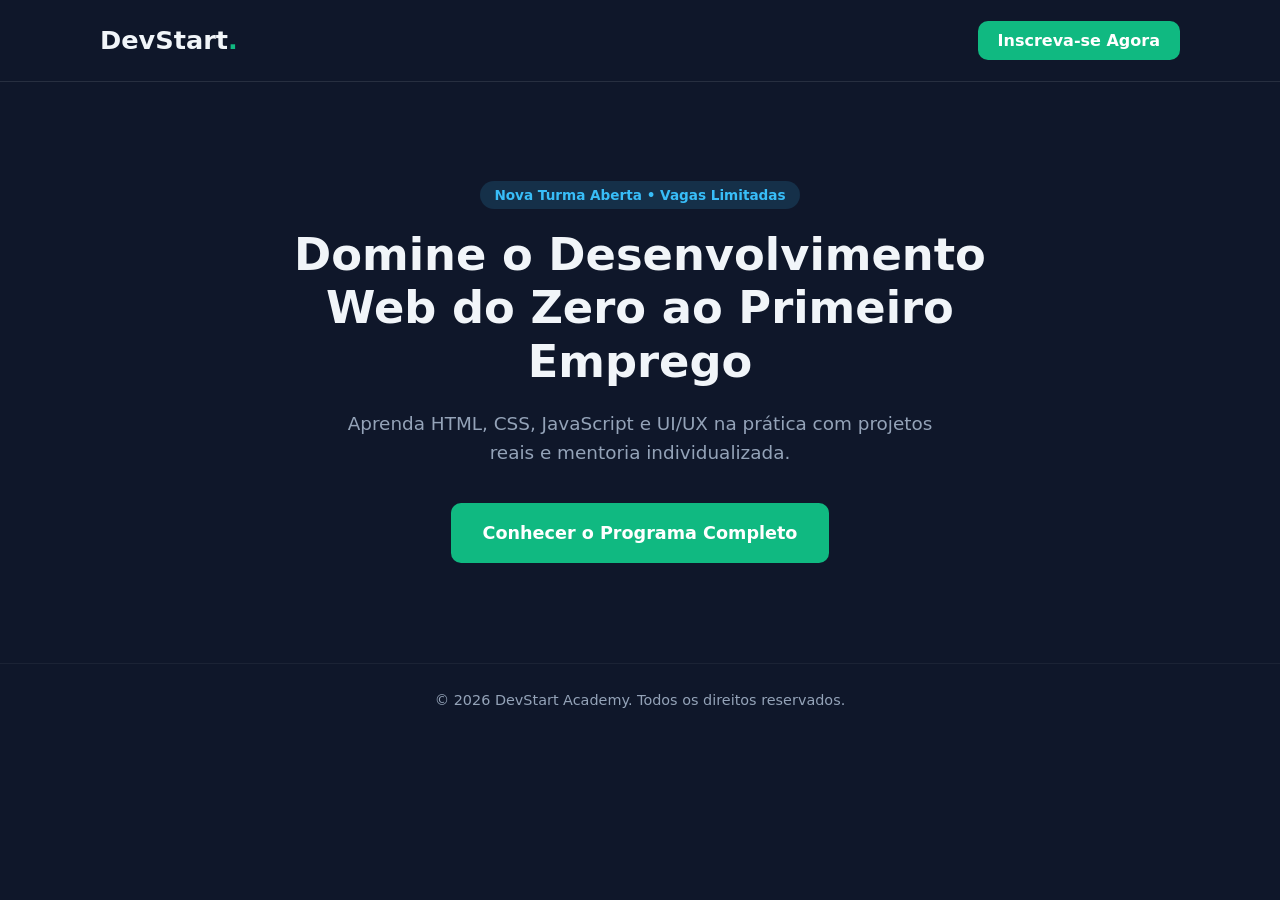
<file: index.html>
<!DOCTYPE html>
<html lang="pt-BR">
<head>
    <meta charset="UTF-8">
    <meta name="viewport" content="width=device-width, initial-scale=1.0">
    <title>DevStart Academy | Transforme sua Carreira em Tech</title>
    <link rel="stylesheet" href="style.css">
</head>
<body>
    <header class="navbar">
        <div class="container">
            <h1 class="logo">DevStart<span>.</span></h1>
            <nav>
                <a href="landing.html" class="btn-nav">Inscreva-se Agora</a>
            </nav>
        </div>
    </header>

    <main class="hero-home">
        <div class="container">
            <span class="badge">Nova Turma Aberta • Vagas Limitadas</span>
            <h2>Domine o Desenvolvimento Web do Zero ao Primeiro Emprego</h2>
            <p>Aprenda HTML, CSS, JavaScript e UI/UX na prática com projetos reais e mentoria individualizada.</p>
            <div class="cta-group">
                <a href="landing.html" class="btn-primary">Conhecer o Programa Completo</a>
            </div>
        </div>
    </main>

    <footer>
        <p>&copy; 2026 DevStart Academy. Todos os direitos reservados.</p>
    </footer>
</body>
</html>
</file>
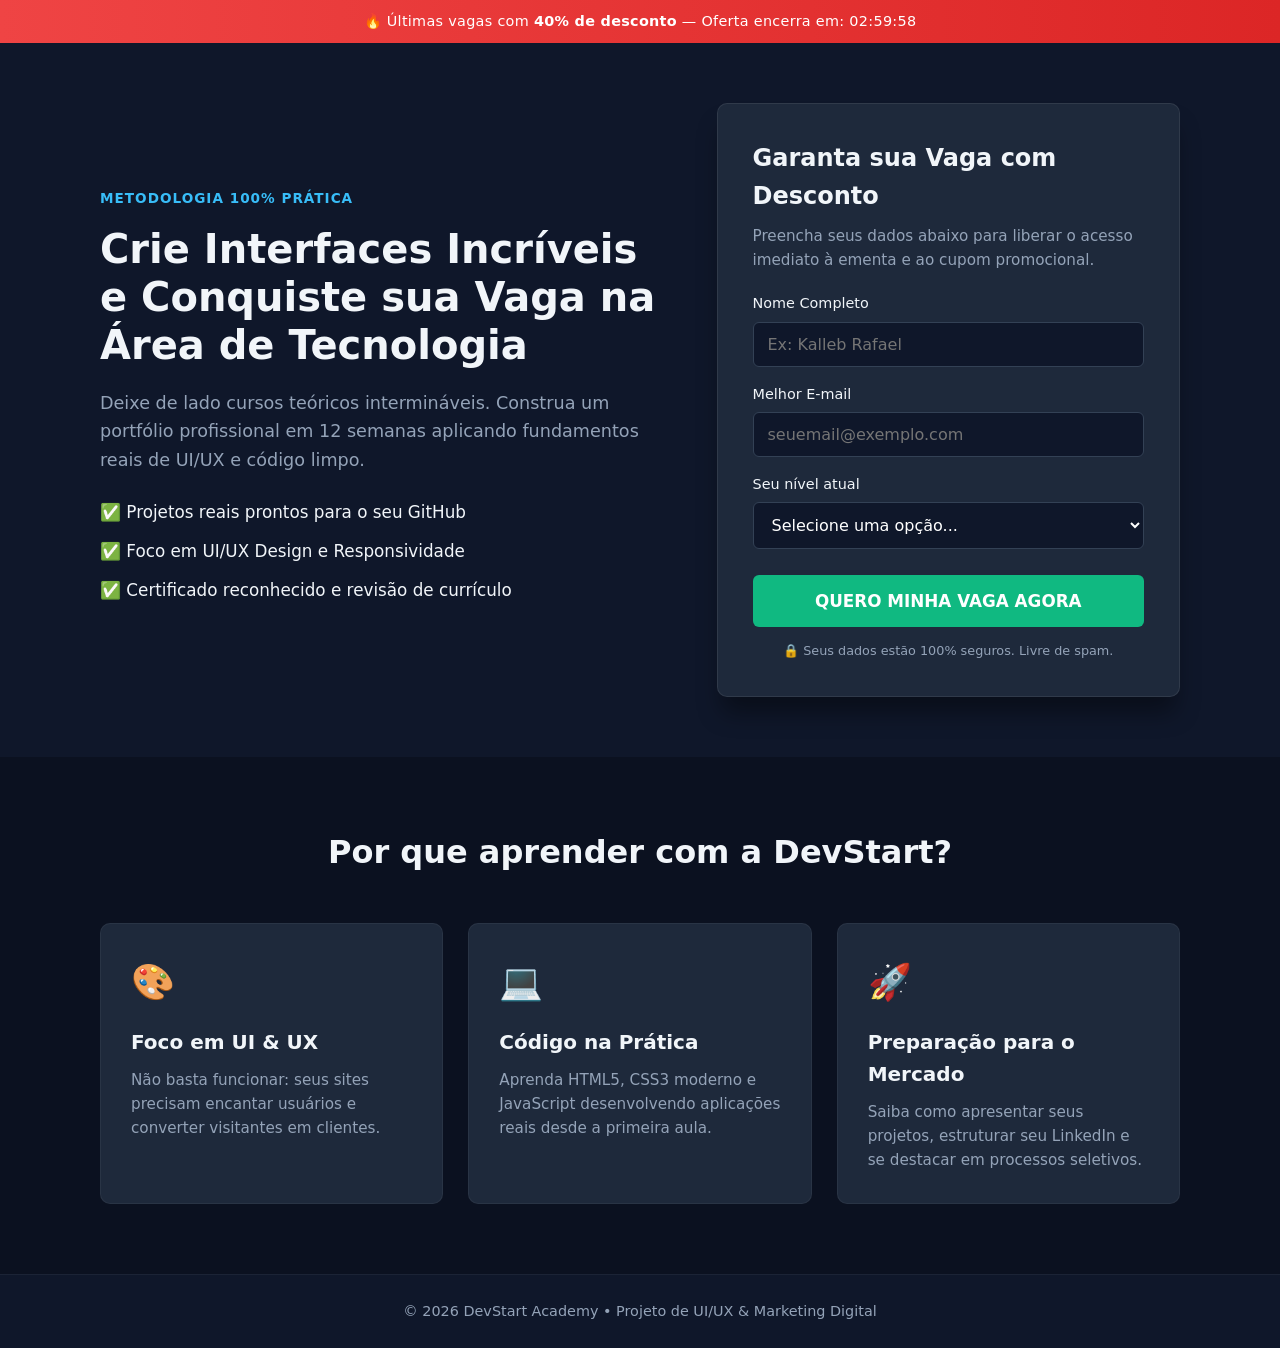
<file: landing.html>
<!DOCTYPE html>
<html lang="pt-BR">
<head>
    <meta charset="UTF-8">
    <meta name="viewport" content="width=device-width, initial-scale=1.0">
    <title>Formação Full-Stack & UI/UX | DevStart Academy</title>
    <link rel="stylesheet" href="style.css">
</head>
<body>
    <!-- Barra de Urgência (Marketing Digital) -->
    <div class="top-banner">
        🔥 Últimas vagas com <strong>40% de desconto</strong> — Oferta encerra em: <span id="countdown">02:59:59</span>
    </div>

    <!-- Seção Principal (Hero Section) -->
    <section class="landing-hero">
        <div class="container grid-2">
            <div class="hero-content">
                <span class="tag">Metodologia 100% Prática</span>
                <h1>Crie Interfaces Incríveis e Conquiste sua Vaga na Área de Tecnologia</h1>
                <p>Deixe de lado cursos teóricos intermináveis. Construa um portfólio profissional em 12 semanas aplicando fundamentos reais de UI/UX e código limpo.</p>
                
                <ul class="benefits-list">
                    <li>✅ Projetos reais prontos para o seu GitHub</li>
                    <li>✅ Foco em UI/UX Design e Responsividade</li>
                    <li>✅ Certificado reconhecido e revisão de currículo</li>
                </ul>
            </div>

            <!-- Formulário de Captura (Conversão) -->
            <div class="form-card">
                <h3>Garanta sua Vaga com Desconto</h3>
                <p>Preencha seus dados abaixo para liberar o acesso imediato à ementa e ao cupom promocional.</p>
                
                <form id="leadForm">
                    <div class="input-group">
                        <label for="nome">Nome Completo</label>
                        <input type="text" id="nome" placeholder="Ex: Kalleb Rafael" required>
                    </div>
                    <div class="input-group">
                        <label for="email">Melhor E-mail</label>
                        <input type="email" id="email" placeholder="seuemail@exemplo.com" required>
                    </div>
                    <div class="input-group">
                        <label for="nivel">Seu nível atual</label>
                        <select id="nivel" required>
                            <option value="">Selecione uma opção...</option>
                            <option value="iniciante">Iniciante (Nunca programei)</option>
                            <option value="basico">Básico (Conheço HTML/CSS)</option>
                            <option value="intermediario">Intermediário (Quero me especializar)</option>
                        </select>
                    </div>
                    <button type="submit" class="btn-cta">QUERO MINHA VAGA AGORA</button>
                </form>
                <div id="feedbackMessage" class="feedback hidden"></div>
                <small class="privacy-note">🔒 Seus dados estão 100% seguros. Livre de spam.</small>
            </div>
        </div>
    </section>

    <!-- Seção de Prova Social e Pilares de UX -->
    <section class="features-section">
        <div class="container">
            <h2 class="section-title">Por que aprender com a DevStart?</h2>
            <div class="cards-grid">
                <div class="card">
                    <div class="icon">🎨</div>
                    <h3>Foco em UI & UX</h3>
                    <p>Não basta funcionar: seus sites precisam encantar usuários e converter visitantes em clientes.</p>
                </div>
                <div class="card">
                    <div class="icon">💻</div>
                    <h3>Código na Prática</h3>
                    <p>Aprenda HTML5, CSS3 moderno e JavaScript desenvolvendo aplicações reais desde a primeira aula.</p>
                </div>
                <div class="card">
                    <div class="icon">🚀</div>
                    <h3>Preparação para o Mercado</h3>
                    <p>Saiba como apresentar seus projetos, estruturar seu LinkedIn e se destacar em processos seletivos.</p>
                </div>
            </div>
        </div>
    </section>

    <footer>
        <p>&copy; 2026 DevStart Academy • Projeto de UI/UX & Marketing Digital</p>
    </footer>

    <script src="script.js"></script>
</body>
</html>
</file>
<file: style.css>
/* Reset e Variáveis de Design (UI System) */
:root {
    --bg-dark: #0f172a;
    --bg-card: #1e293b;
    --bg-light: #f8fafc;
    --primary: #10b981;      /* Verde esmeralda para alta conversão (CTA) */
    --primary-hover: #059669;
    --accent: #38bdf8;       /* Azul claro para destaques */
    --text-light: #f1f5f9;
    --text-muted: #94a3b8;
    --text-dark: #1e293b;
    --radius: 10px;
}

* {
    margin: 0;
    padding: 0;
    box-sizing: border-box;
    font-family: 'Segoe UI', system-ui, -apple-system, sans-serif;
}

body {
    background-color: var(--bg-dark);
    color: var(--text-light);
    line-height: 1.6;
}

.container {
    max-width: 1120px;
    margin: 0 auto;
    padding: 0 20px;
}

/* Barra de Urgência */
.top-banner {
    background: linear-gradient(90deg, #ef4444, #dc2626);
    color: #fff;
    text-align: center;
    padding: 10px;
    font-size: 0.9rem;
    letter-spacing: 0.3px;
}

/* Navbar (index.html) */
.navbar {
    padding: 20px 0;
    border-bottom: 1px solid rgba(255, 255, 255, 0.1);
}

.navbar .container {
    display: flex;
    justify-content: space-between;
    align-items: center;
}

.logo {
    font-size: 1.6rem;
    font-weight: 800;
}

.logo span {
    color: var(--primary);
}

.btn-nav {
    background-color: var(--primary);
    color: #fff;
    text-decoration: none;
    padding: 10px 20px;
    border-radius: var(--radius);
    font-weight: 600;
    transition: 0.3s;
}

.btn-nav:hover {
    background-color: var(--primary-hover);
}

/* Hero da Index */
.hero-home {
    text-align: center;
    padding: 100px 20px;
}

.badge {
    background: rgba(56, 189, 248, 0.15);
    color: var(--accent);
    padding: 6px 14px;
    border-radius: 20px;
    font-size: 0.85rem;
    font-weight: 600;
}

.hero-home h2 {
    font-size: 2.8rem;
    max-width: 750px;
    margin: 20px auto;
    line-height: 1.2;
}

.hero-home p {
    color: var(--text-muted);
    max-width: 600px;
    margin: 0 auto 35px;
    font-size: 1.15rem;
}

.btn-primary {
    display: inline-block;
    background-color: var(--primary);
    color: #fff;
    padding: 16px 32px;
    border-radius: var(--radius);
    text-decoration: none;
    font-weight: 700;
    font-size: 1.1rem;
    transition: transform 0.2s, background 0.3s;
}

.btn-primary:hover {
    background-color: var(--primary-hover);
    transform: translateY(-2px);
}

/* Landing Page Layout */
.landing-hero {
    padding: 60px 0;
}

.grid-2 {
    display: grid;
    grid-template-columns: 1.1fr 0.9fr;
    gap: 50px;
    align-items: center;
}

.tag {
    color: var(--accent);
    font-weight: 700;
    text-transform: uppercase;
    font-size: 0.85rem;
    letter-spacing: 1px;
}

.hero-content h1 {
    font-size: 2.5rem;
    line-height: 1.2;
    margin: 15px 0 20px;
}

.hero-content p {
    color: var(--text-muted);
    font-size: 1.1rem;
    margin-bottom: 25px;
}

.benefits-list {
    list-style: none;
}

.benefits-list li {
    margin-bottom: 12px;
    font-size: 1.05rem;
}

/* Card de Formulário */
.form-card {
    background-color: var(--bg-card);
    padding: 35px;
    border-radius: var(--radius);
    box-shadow: 0 20px 25px -5px rgba(0, 0, 0, 0.4);
    border: 1px solid rgba(255, 255, 255, 0.08);
}

.form-card h3 {
    font-size: 1.5rem;
    margin-bottom: 8px;
}

.form-card p {
    color: var(--text-muted);
    font-size: 0.95rem;
    margin-bottom: 20px;
}

.input-group {
    margin-bottom: 16px;
}

.input-group label {
    display: block;
    font-size: 0.9rem;
    margin-bottom: 6px;
    color: var(--text-light);
}

.input-group input,
.input-group select {
    width: 100%;
    padding: 12px 14px;
    border-radius: 6px;
    border: 1px solid #334155;
    background-color: #0f172a;
    color: #fff;
    font-size: 1rem;
}

.input-group input:focus,
.input-group select:focus {
    outline: none;
    border-color: var(--accent);
}

.btn-cta {
    width: 100%;
    padding: 16px;
    background-color: var(--primary);
    color: #fff;
    border: none;
    border-radius: 6px;
    font-size: 1.05rem;
    font-weight: 800;
    cursor: pointer;
    margin-top: 10px;
    transition: background 0.3s, transform 0.2s;
}

.btn-cta:hover {
    background-color: var(--primary-hover);
    transform: translateY(-2px);
}

.privacy-note {
    display: block;
    text-align: center;
    color: var(--text-muted);
    margin-top: 14px;
    font-size: 0.8rem;
}

.feedback {
    margin-top: 15px;
    padding: 12px;
    border-radius: 6px;
    background-color: rgba(16, 185, 129, 0.2);
    border: 1px solid var(--primary);
    color: #6ee7b7;
    font-size: 0.95rem;
    text-align: center;
}

.hidden {
    display: none;
}

/* Seção de Pilares */
.features-section {
    background-color: #0b1120;
    padding: 70px 0;
}

.section-title {
    text-align: center;
    font-size: 2rem;
    margin-bottom: 45px;
}

.cards-grid {
    display: grid;
    grid-template-columns: repeat(3, 1fr);
    gap: 25px;
}

.card {
    background-color: var(--bg-card);
    padding: 30px;
    border-radius: var(--radius);
    border: 1px solid rgba(255, 255, 255, 0.05);
}

.card .icon {
    font-size: 2.2rem;
    margin-bottom: 15px;
}

.card h3 {
    margin-bottom: 10px;
    font-size: 1.25rem;
}

.card p {
    color: var(--text-muted);
    font-size: 0.95rem;
}

footer {
    text-align: center;
    padding: 25px;
    color: var(--text-muted);
    font-size: 0.9rem;
    border-top: 1px solid rgba(255, 255, 255, 0.05);
}

/* Responsividade (Mobile First / UX) */
@media (max-width: 850px) {
    .grid-2, .cards-grid {
        grid-template-columns: 1fr;
    }
    .hero-home h2, .hero-content h1 {
        font-size: 2rem;
    }
}
</file>
